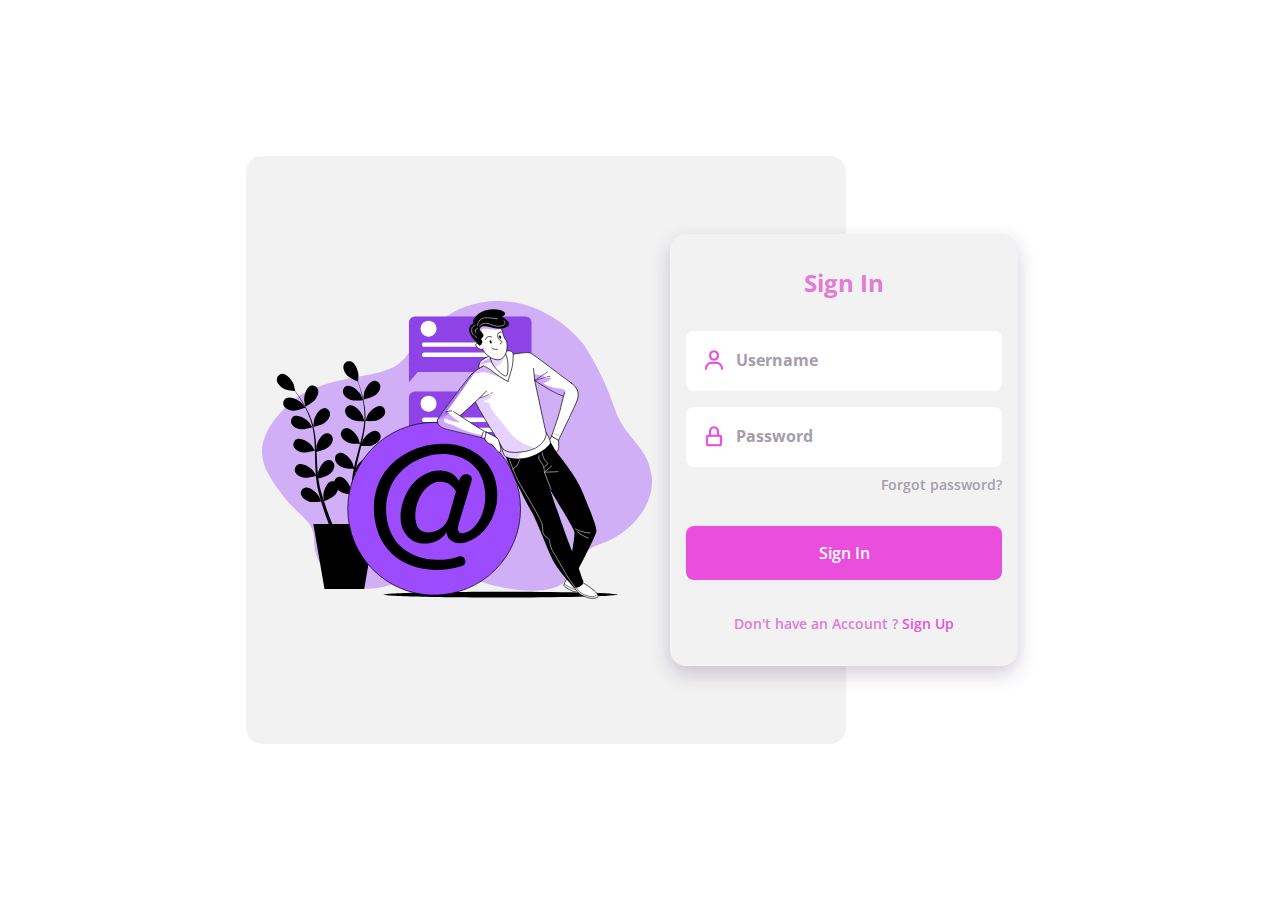
<file: Signin.html>
<!DOCTYPE html>
<html lang="en">
    <head>
        <meta charset="UTF-8">
        <meta name="viewport" content="width=device-width, initial-scale=1.0">

        <!-- ===== CSS ===== -->
        <link rel="stylesheet" href="styles.css">
    
        <!-- ===== BOX ICONS ===== -->
        <link href='https://cdn.jsdelivr.net/npm/boxicons@2.0.5/css/boxicons.min.css' rel='stylesheet'>

        <title>Responsive Login Form Sign In Sign Up</title>
    </head>
    <body>
        <div class="login">
            <div class="login__content">
                <div class="login__img">
                    <img src="img/img-login.svg" alt="">
                </div>

                <div class="login__forms">
                    <form action="" class="login__registre" id="login-in">
                        <h1 class="login__title">Sign In</h1>
    
                        <div class="login__box">
                            <i class='bx bx-user login__icon'></i>
                            <input type="text" placeholder="Username" class="login__input">
                        </div>
    
                        <div class="login__box">
                            <i class='bx bx-lock-alt login__icon'></i>
                            <input type="password" placeholder="Password" class="login__input">
                        </div>

                        <a href="#" class="login__forgot">Forgot password?</a>

                        <a href="index.html" class="login__button">Sign In</a>

                        <div>
                            <span class="login__account">Don't have an Account ?</span>
                            <span class="login__signin" id="sign-up">Sign Up</span>
                        </div>
                    </form>

                    <form action="" class="login__create none" id="login-up">
                        <h1 class="login__title">Create Account</h1>
    
                        <div class="login__box">
                            <i class='bx bx-user login__icon'></i>
                            <input type="text" placeholder="Username" class="login__input">
                        </div>
    
                        <div class="login__box">
                            <i class='bx bx-at login__icon'></i>
                            <input type="text" placeholder="Email" class="login__input">
                        </div>

                        <div class="login__box">
                            <i class='bx bx-lock-alt login__icon'></i>
                            <input type="password" placeholder="Password" class="login__input">
                        </div>

                        <a href="Signin.html" class="login__button">Sign Up</a>

                        <div>
                            <span class="login__account">Already have an Account ?</span>
                            <span class="login__signup" id="sign-in">Sign In</span>
                        </div>

                        <div class="login__social">
                            <a href="#" class="login__social-icon"><i class='bx bxl-facebook' ></i></a>
                            <a href="#" class="login__social-icon"><i class='bx bxl-twitter' ></i></a>
                            <a href="#" class="login__social-icon"><i class='bx bxl-google' ></i></a>
                        </div>
                    </form>
                </div>
            </div>
        </div>

        <!--===== MAIN JS =====-->
        <script src="main.js"></script>
    </body>
</html>
</file>
<file: styles.css>
/*===== GOOGLE FONTS =====*/
@import url("https://fonts.googleapis.com/css2?family=Open+Sans:wght@400;600;700&display=swap");

/*===== VARIABLES CSS =====*/
:root{
  /*===== Colores =====*/
  --first-color: #e94fdc;
  --first-color-dark: #e17bd7;
  --first-color-light: #A49EAC;
  --first-color-lighten: #F2F2F2;

  /*===== Font and typography =====*/
  --body-font: 'Open Sans', sans-serif;
  --h1-font-size: 1.5rem;
  --normal-font-size: .938rem;
  --small-font-size: .813rem;
}

@media screen and (min-width: 768px){
  :root{
    --normal-font-size: 1rem;
    --small-font-size: .875rem;
  }
}

/*===== BASE =====*/
*,::before,::after{
  box-sizing: border-box;
}

body{
  margin: 0;
  padding: 0;
  font-family: var(--body-font);
  font-size: var(--normal-font-size);
  color: var(--first-color-dark);
}

h1{
  margin: 0;
}

a{
  text-decoration: none;
}

img{
  max-width: 100%;
  height: auto;
  display: block;
}

/*===== LOGIN =====*/
.login{
  display: grid;
  grid-template-columns: 100%;
  height: 100vh;
  margin-left: 1.5rem;
  margin-right: 1.5rem;
}

.login__content{
  display: grid;
}

.login__img{
  justify-self: center;
}

.login__img img{
  width: 310px;
  margin-top: 1.5rem;
}

.login__forms{
  position: relative;
  height: 368px;
}

.login__registre, .login__create{
  position: absolute;
  bottom: 1rem;
  width: 100%;
  background-color: var(--first-color-lighten);
  padding: 2rem 1rem;
  border-radius: 1rem;
  text-align: center;
  box-shadow: 0 8px 20px rgba(35,0,77,.2);
  animation-duration: .4s;
  animation-name: animate-login;
}

@keyframes animate-login{
  0%{
    transform: scale(1,1);
  }
  50%{
    transform: scale(1.1,1.1);
  }
  100%{
    transform: scale(1,1);
  }
}

.login__title{
  font-size: var(--h1-font-size);
  margin-bottom: 2rem;
}

.login__box{
  display: grid;
  grid-template-columns: max-content 1fr;
  column-gap: .5rem;
  padding: 1.125rem 1rem;
  background-color: #FFF;
  margin-top: 1rem;
  border-radius: .5rem;
}

.login__icon{
  font-size: 1.5rem;
  color: var(--first-color);
}

.login__input{
  border: none;
  outline: none;
  font-size: var(--normal-font-size);
  font-weight: 700;
  color: var(--first-color-dark);
}

.login__input::placeholder{
  font-size: var(--normal-font-size);
  font-family: var(--body-font);
  color: var(--first-color-light);
}

.login__forgot{
  display: block;
  width: max-content;
  margin-left: auto;
  margin-top: .5rem;
  font-size: var(--small-font-size);
  font-weight: 600;
  color: var(--first-color-light);
}

.login__button{
  display: block;
  padding: 1rem;
  margin: 2rem 0;
  background-color: var(--first-color);
  color: #FFF;
  font-weight: 600;
  text-align: center;
  border-radius: .5rem;
  transition: .3s;
}

.login__button:hover{
  background-color: var(--first-color-dark);
}

.login__account, .login__signin, .login__signup{
  font-weight: 600;
  font-size: var(--small-font-size);
}

.login__account{
  color: var(--first-color-dark);
}

.login__signin, .login__signup{
  color: var(--first-color);
  cursor: pointer;
}

.login__social{
  margin-top: 2rem;
}

.login__social-icon{
  font-size: 1.5rem;
  color: var(--first-color-dark);
  margin: 0 1.5rem;
}

/*Show login*/
.block{
  display: block;
}

/*Hidden login*/
.none{
  display: none;
}

/* ===== MEDIA QUERIES =====*/
@media screen and (min-width: 576px){
  .login__forms{
    width: 348px;
    justify-self: center;
  }
}

@media screen and (min-width: 1024px){
  .login{
    height: 100vh;
    overflow: hidden;
  }

  .login__content{
    grid-template-columns: repeat(2, max-content);
    justify-content: center;
    align-items: center;
    margin-left: 10rem;
  }

  .login__img{
    display: flex;
    width: 600px;
    height: 588px;
    background-color: var(--first-color-lighten);
    border-radius: 1rem;
    padding-left: 1rem;
  }

  .login__img img{
    width: 390px;
    margin-top: 0;
  }

  .login__registre, .login__create{
    left: -11rem;
  }

  .login__registre{
    bottom: -2rem;
  }

  .login__create{
    bottom: -5.5rem;
  }
}
</file>
